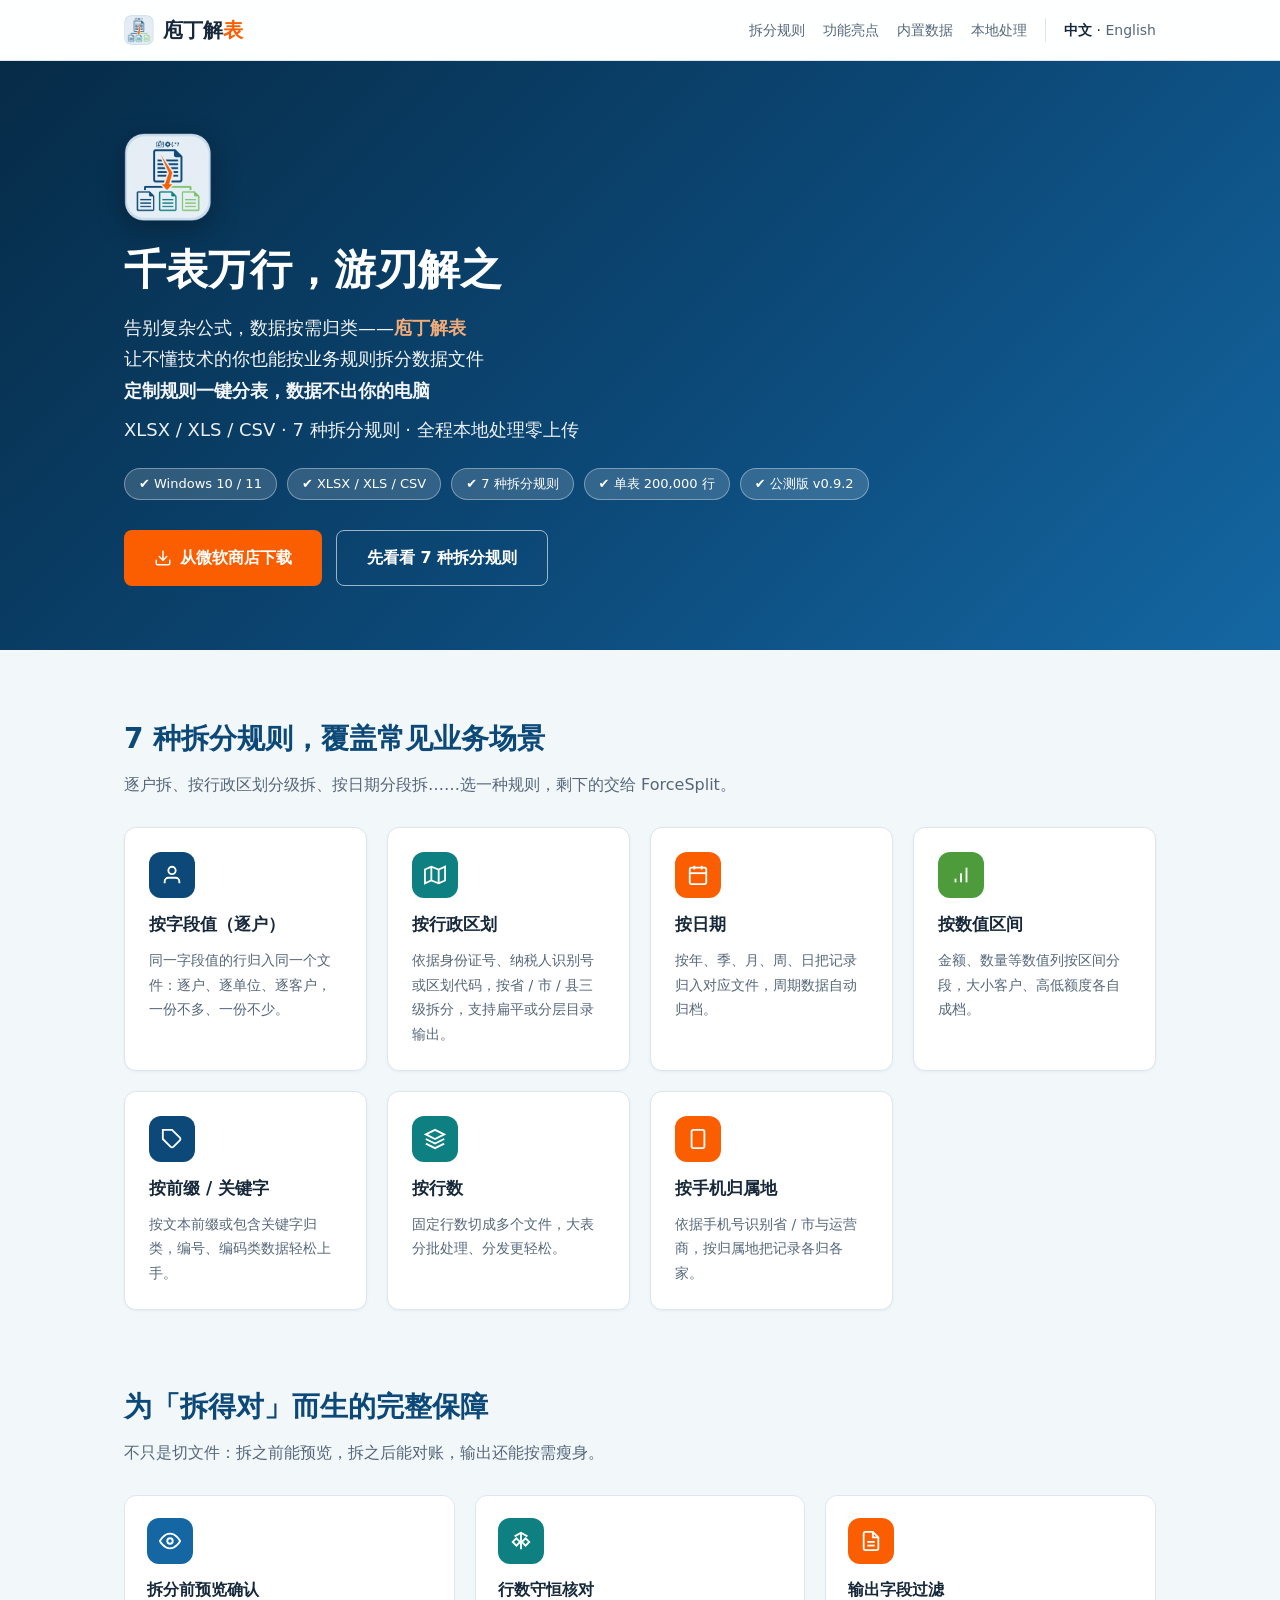
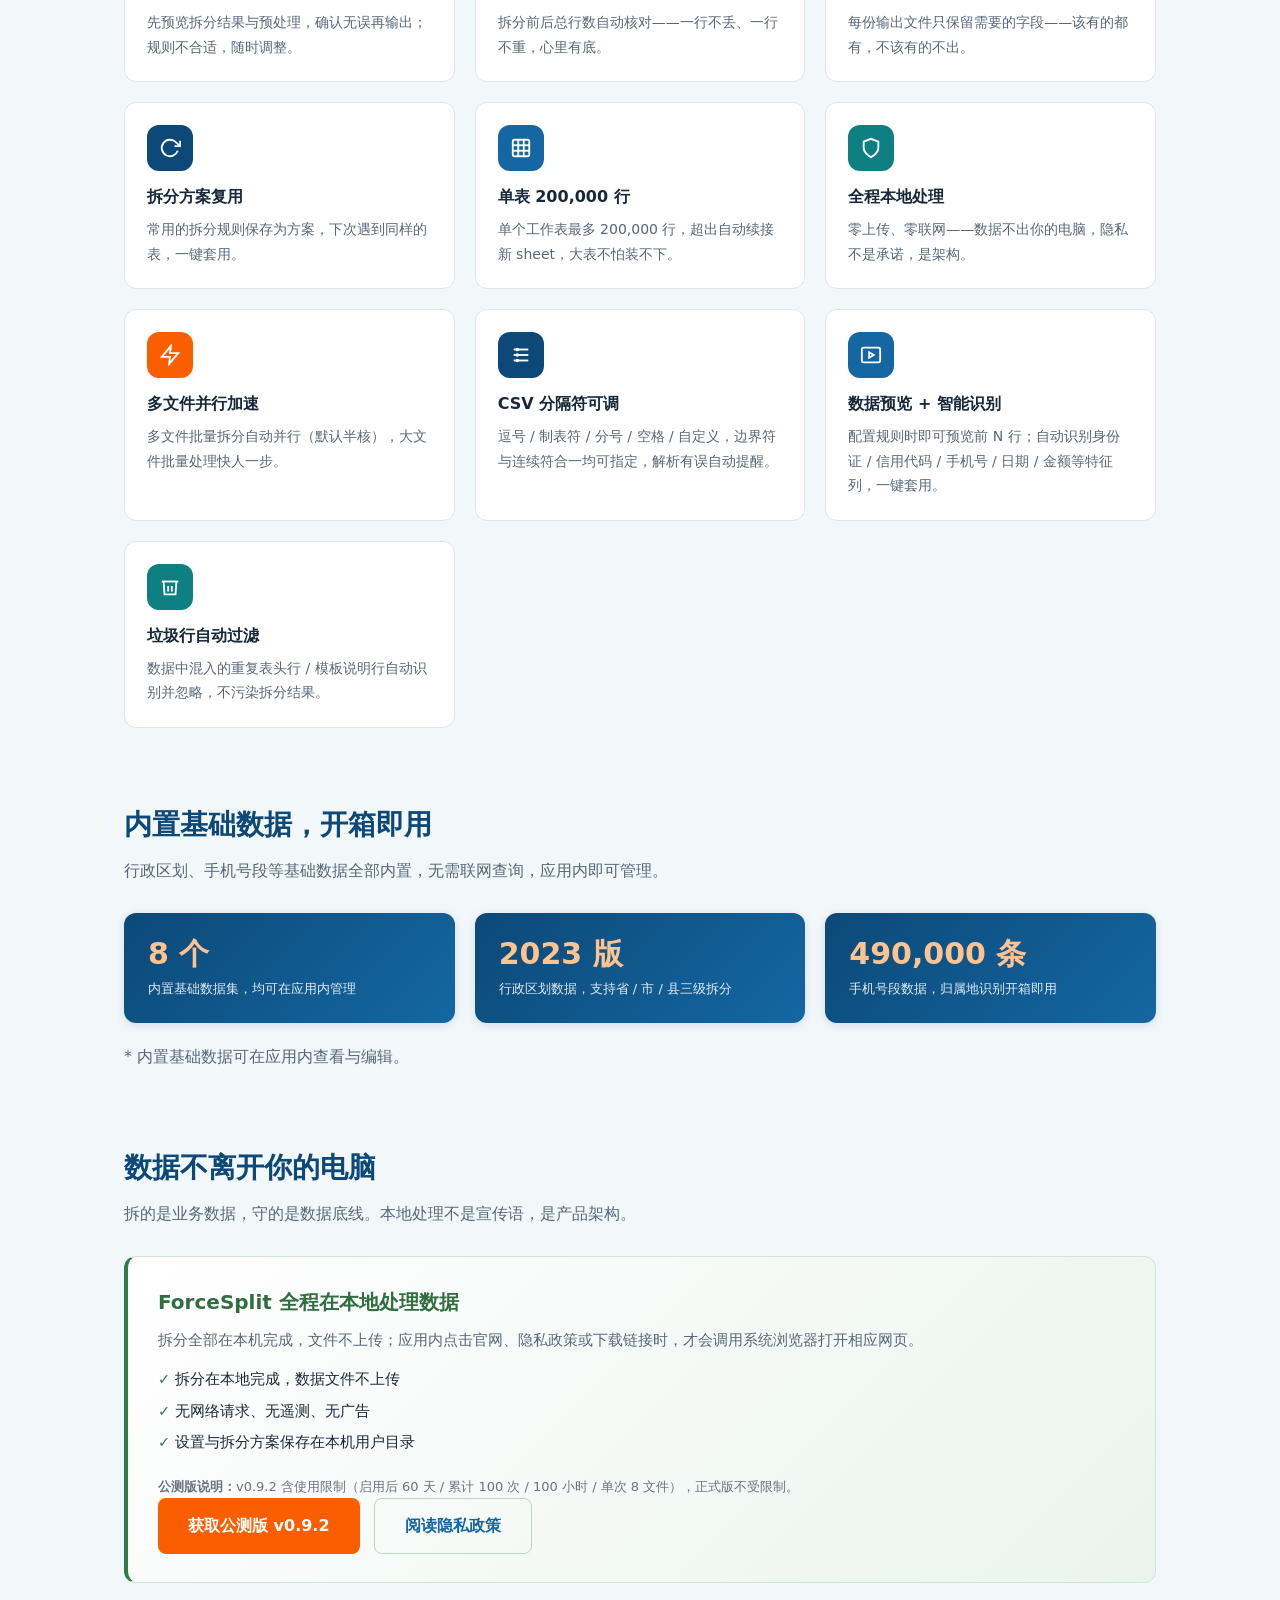
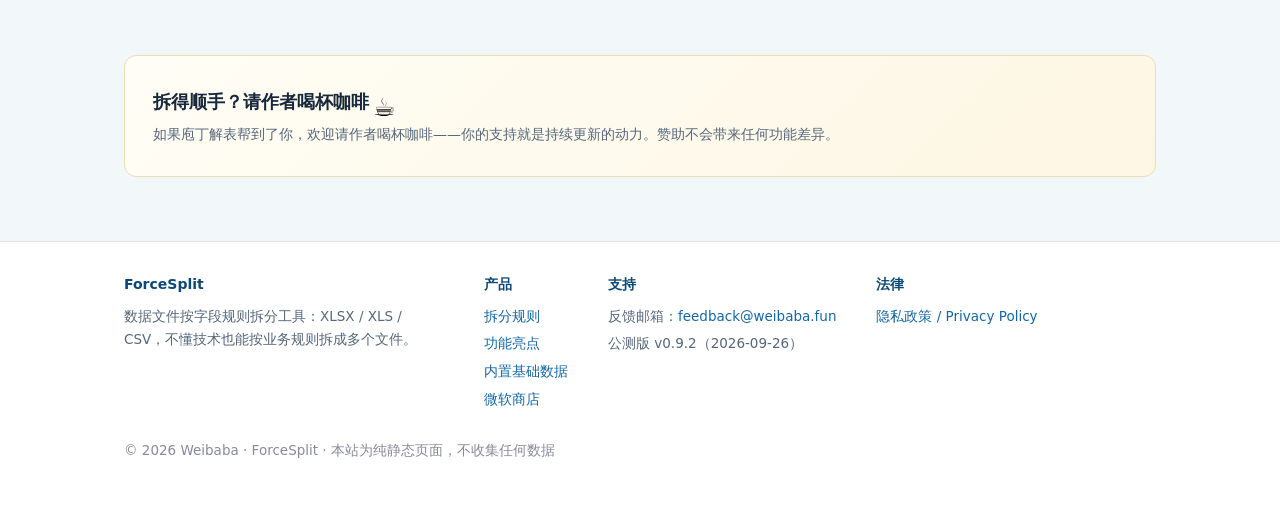
<file: index.html>
<!DOCTYPE html>
<html lang="zh-CN">
<head>
<meta charset="UTF-8">
<meta name="viewport" content="width=device-width, initial-scale=1.0">
<link rel="icon" href="/favicon.ico" sizes="48x48">
<link rel="icon" type="image/png" sizes="128x128" href="/favicon.png">
<link rel="apple-touch-icon" href="/apple-touch-icon.png">
<meta name="description" content="庖丁解表——千表万行，游刃解之。告别复杂公式，数据按需归类 XLSX / XLS / CSV 数据按业务规则拆分成多个文件（Windows）。7 种拆分规则：字段值、行政区划、日期、数值区间、前缀/关键字、行数、手机归属地；拆分前预览确认、行数守恒核对，全程本地处理零上传。">
<meta property="og:title" content="庖丁解表——千表万行，游刃解之。告别复杂公式，数据按需归类，定制规则一键分表，数据不出你的电脑。">
<meta property="og:description" content="XLSX / XLS / CSV 按业务规则拆分成多个文件 · 7 种拆分规则 · 拆分前预览确认 · 行数守恒核对 · 全程本地处理零上传。">
<meta property="og:type" content="website">
<meta property="og:url" content="https://forcesplit.weibaba.fun/">
<title>庖丁解表 — 千表万行，游刃解之 | 数据按需归类，定制规则一键分表</title>
<link rel="canonical" href="https://forcesplit.weibaba.fun/">
<link rel="alternate" hreflang="zh-CN" href="https://forcesplit.weibaba.fun/">
<link rel="alternate" hreflang="en" href="https://forcesplit.weibaba.fun/en/">
<link rel="alternate" hreflang="x-default" href="https://forcesplit.weibaba.fun/">
<meta property="og:image" content="https://forcesplit.weibaba.fun/assets/img/logo.png">
<link rel="stylesheet" href="assets/style.css">
<script type="application/ld+json">
{"@context":"https://schema.org","@type":"SoftwareApplication",
 "name":"庖丁解表 ForceSplit","operatingSystem":"Windows 10, Windows 11",
 "applicationCategory":"UtilitiesApplication",
 "url":"https://forcesplit.weibaba.fun/","softwareVersion":"0.9.2",
 "inLanguage":["zh-CN","en"],
 "description":"Split XLSX / XLS / CSV data files into multiple files by field-based business rules, fully processed locally on Windows."}
</script>
</head>
<body>

<nav>
  <div class="container nav-inner">
    <a class="brand" href="/"><img src="/assets/img/logo.png" alt="ForceSplit"><span class="brand-name">庖丁解<span class="dot">表</span></span></a>
    <div class="nav-links">
      <a class="hide-sm" href="#rules">拆分规则</a>
      <a class="hide-sm" href="#features">功能亮点</a>
      <a class="hide-sm" href="#data">内置数据</a>
      <a class="hide-sm" href="#local">本地处理</a>
      <span class="lang-switch"><b>中文</b> · <a href="/en/" hreflang="en" lang="en">English</a></span>
    </div>
  </div>
</nav>

<header class="hero">
  <div class="container">
    <img class="hero-logo" src="/assets/img/logo.png" alt="ForceSplit">
    <h1>千表万行，游刃解之</h1>
    <p class="pitch">告别复杂公式，数据按需归类——<b class="key">庖丁解表</b><br>让不懂技术的你也能按业务规则拆分数据文件<br><b>定制规则一键分表，数据不出你的电脑</b></p>
    <p class="sub">XLSX / XLS / CSV · 7 种拆分规则 · 全程本地处理零上传</p>
    <div class="platform-pills">
      <span class="pill">✔ Windows 10 / 11</span>
      <span class="pill">✔ XLSX / XLS / CSV</span>
      <span class="pill">✔ 7 种拆分规则</span>
      <span class="pill">✔ 单表 200,000 行</span>
      <span class="pill">✔ 公测版 v0.9.2</span>
    </div>
    <div class="btn-row">
      <a class="btn btn-primary" href="https://apps.microsoft.com/detail/9MXMRG84K642">
        <svg width="18" height="18" viewBox="0 0 24 24" fill="none" stroke="currentColor" stroke-width="2" stroke-linecap="round" stroke-linejoin="round"><path d="M21 15v4a2 2 0 0 1-2 2H5a2 2 0 0 1-2-2v-4"/><polyline points="7 10 12 15 17 10"/><line x1="12" y1="15" x2="12" y2="3"/></svg>
        从微软商店下载
      </a>
      <a class="btn btn-ghost" href="#rules">先看看 7 种拆分规则</a>
    </div>
  </div>
</header>

<main class="container">

  <!-- ============ 拆分规则 ============ -->
  <section class="block" id="rules">
    <h2 class="title">7 种拆分规则，覆盖常见业务场景</h2>
    <p class="lead">逐户拆、按行政区划分级拆、按日期分段拆……选一种规则，剩下的交给 ForceSplit。</p>
    <div class="rule-grid">
      <div class="rule">
        <div class="ico c1"><svg width="22" height="22" viewBox="0 0 24 24" fill="none" stroke="currentColor" stroke-width="2"><path d="M20 21v-2a4 4 0 0 0-4-4H8a4 4 0 0 0-4 4v2"/><circle cx="12" cy="7" r="4"/></svg></div>
        <h3>按字段值（逐户）</h3>
        <p>同一字段值的行归入同一个文件：逐户、逐单位、逐客户，一份不多、一份不少。</p>
      </div>
      <div class="rule">
        <div class="ico c2"><svg width="22" height="22" viewBox="0 0 24 24" fill="none" stroke="currentColor" stroke-width="2"><polygon points="1 6 8 3 16 6 23 3 23 18 16 21 8 18 1 21"/><line x1="8" y1="3" x2="8" y2="18"/><line x1="16" y1="6" x2="16" y2="21"/></svg></div>
        <h3>按行政区划</h3>
        <p>依据身份证号、纳税人识别号或区划代码，按省 / 市 / 县三级拆分，支持扁平或分层目录输出。</p>
      </div>
      <div class="rule">
        <div class="ico c3"><svg width="22" height="22" viewBox="0 0 24 24" fill="none" stroke="currentColor" stroke-width="2"><rect x="3" y="4" width="18" height="18" rx="2"/><line x1="16" y1="2" x2="16" y2="6"/><line x1="8" y1="2" x2="8" y2="6"/><line x1="3" y1="10" x2="21" y2="10"/></svg></div>
        <h3>按日期</h3>
        <p>按年、季、月、周、日把记录归入对应文件，周期数据自动归档。</p>
      </div>
      <div class="rule">
        <div class="ico c4"><svg width="22" height="22" viewBox="0 0 24 24" fill="none" stroke="currentColor" stroke-width="2"><line x1="12" y1="20" x2="12" y2="10"/><line x1="18" y1="20" x2="18" y2="4"/><line x1="6" y1="20" x2="6" y2="16"/></svg></div>
        <h3>按数值区间</h3>
        <p>金额、数量等数值列按区间分段，大小客户、高低额度各自成档。</p>
      </div>
      <div class="rule">
        <div class="ico c1"><svg width="22" height="22" viewBox="0 0 24 24" fill="none" stroke="currentColor" stroke-width="2"><path d="M20.59 13.41l-7.17 7.17a2 2 0 0 1-2.83 0L2 12V2h10l8.59 8.59a2 2 0 0 1 0 2.83z"/><line x1="7" y1="7" x2="7.01" y2="7"/></svg></div>
        <h3>按前缀 / 关键字</h3>
        <p>按文本前缀或包含关键字归类，编号、编码类数据轻松上手。</p>
      </div>
      <div class="rule">
        <div class="ico c2"><svg width="22" height="22" viewBox="0 0 24 24" fill="none" stroke="currentColor" stroke-width="2"><polygon points="12 2 2 7 12 12 22 7 12 2"/><polyline points="2 17 12 22 22 17"/><polyline points="2 12 12 17 22 12"/></svg></div>
        <h3>按行数</h3>
        <p>固定行数切成多个文件，大表分批处理、分发更轻松。</p>
      </div>
      <div class="rule">
        <div class="ico c3"><svg width="22" height="22" viewBox="0 0 24 24" fill="none" stroke="currentColor" stroke-width="2"><rect x="5" y="2" width="14" height="20" rx="2"/><line x1="12" y1="18" x2="12.01" y2="18"/></svg></div>
        <h3>按手机归属地</h3>
        <p>依据手机号识别省 / 市与运营商，按归属地把记录各归各家。</p>
      </div>
    </div>
  </section>

  <!-- ============ 功能亮点 ============ -->
  <section class="block" id="features">
    <h2 class="title">为「拆得对」而生的完整保障</h2>
    <p class="lead">不只是切文件：拆之前能预览，拆之后能对账，输出还能按需瘦身。</p>
    <div class="feat-grid">
      <div class="feat">
        <div class="ico c1"><svg width="22" height="22" viewBox="0 0 24 24" fill="none" stroke="currentColor" stroke-width="2"><path d="M1 12s4-8 11-8 11 8 11 8-4 8-11 8-11-8-11-8z"/><circle cx="12" cy="12" r="3"/></svg></div>
        <h3>拆分前预览确认</h3>
        <p>先预览拆分结果与预处理，确认无误再输出；规则不合适，随时调整。</p>
      </div>
      <div class="feat">
        <div class="ico c2"><svg width="22" height="22" viewBox="0 0 24 24" fill="none" stroke="currentColor" stroke-width="2"><path d="M12 3v18"/><path d="M5 7l7-4 7 4"/><path d="M3 13l4-4 4 4-4 4-4-4z"/><path d="M13 13l4-4 4 4-4 4-4-4z"/></svg></div>
        <h3>行数守恒核对</h3>
        <p>拆分前后总行数自动核对——一行不丢、一行不重，心里有底。</p>
      </div>
      <div class="feat">
        <div class="ico c3"><svg width="22" height="22" viewBox="0 0 24 24" fill="none" stroke="currentColor" stroke-width="2"><path d="M14 2H6a2 2 0 0 0-2 2v16a2 2 0 0 0 2 2h12a2 2 0 0 0 2-2V8z"/><polyline points="14 2 14 8 20 8"/><line x1="16" y1="13" x2="8" y2="13"/><line x1="16" y1="17" x2="8" y2="17"/></svg></div>
        <h3>输出字段过滤</h3>
        <p>每份输出文件只保留需要的字段——该有的都有，不该有的不出。</p>
      </div>
      <div class="feat">
        <div class="ico c4"><svg width="22" height="22" viewBox="0 0 24 24" fill="none" stroke="currentColor" stroke-width="2"><polyline points="23 4 23 10 17 10"/><path d="M20.49 15a9 9 0 1 1-2.12-9.36L23 10"/></svg></div>
        <h3>拆分方案复用</h3>
        <p>常用的拆分规则保存为方案，下次遇到同样的表，一键套用。</p>
      </div>
      <div class="feat">
        <div class="ico c1"><svg width="22" height="22" viewBox="0 0 24 24" fill="none" stroke="currentColor" stroke-width="2"><rect x="3" y="3" width="18" height="18" rx="2"/><path d="M3 9h18"/><path d="M3 15h18"/><path d="M9 3v18"/><path d="M15 3v18"/></svg></div>
        <h3>单表 200,000 行</h3>
        <p>单个工作表最多 200,000 行，超出自动续接新 sheet，大表不怕装不下。</p>
      </div>
      <div class="feat">
        <div class="ico c2"><svg width="22" height="22" viewBox="0 0 24 24" fill="none" stroke="currentColor" stroke-width="2"><path d="M12 22s8-4 8-10V5l-8-3-8 3v7c0 6 8 10 8 10z"/></svg></div>
        <h3>全程本地处理</h3>
        <p>零上传、零联网——数据不出你的电脑，隐私不是承诺，是架构。</p>
      </div>
      <div class="feat">
        <div class="ico c3"><svg width="22" height="22" viewBox="0 0 24 24" fill="none" stroke="currentColor" stroke-width="2"><path d="M13 2L3 14h9l-1 8 10-12h-9l1-8z"/></svg></div>
        <h3>多文件并行加速</h3>
        <p>多文件批量拆分自动并行（默认半核），大文件批量处理快人一步。</p>
      </div>
      <div class="feat">
        <div class="ico c4"><svg width="22" height="22" viewBox="0 0 24 24" fill="none" stroke="currentColor" stroke-width="2"><path d="M4 6h16"/><path d="M4 12h16"/><path d="M4 18h16"/><circle cx="8" cy="6" r="1"/><circle cx="8" cy="12" r="1"/><circle cx="8" cy="18" r="1"/></svg></div>
        <h3>CSV 分隔符可调</h3>
        <p>逗号 / 制表符 / 分号 / 空格 / 自定义，边界符与连续符合一均可指定，解析有误自动提醒。</p>
      </div>
      <div class="feat">
        <div class="ico c1"><svg width="22" height="22" viewBox="0 0 24 24" fill="none" stroke="currentColor" stroke-width="2"><rect x="2" y="4" width="20" height="16" rx="2"/><path d="M10 9l5 3-5 3z"/></svg></div>
        <h3>数据预览 + 智能识别</h3>
        <p>配置规则时即可预览前 N 行；自动识别身份证 / 信用代码 / 手机号 / 日期 / 金额等特征列，一键套用。</p>
      </div>
      <div class="feat">
        <div class="ico c2"><svg width="22" height="22" viewBox="0 0 24 24" fill="none" stroke="currentColor" stroke-width="2"><polyline points="3 6 9 6 21 6"/><path d="M19 6l-1 14H6L5 6"/><path d="M10 11v6"/><path d="M14 11v6"/></svg></div>
        <h3>垃圾行自动过滤</h3>
        <p>数据中混入的重复表头行 / 模板说明行自动识别并忽略，不污染拆分结果。</p>
      </div>
    </div>
  </section>

  <!-- ============ 内置基础数据 ============ -->
  <section class="block" id="data">
    <h2 class="title">内置基础数据，开箱即用</h2>
    <p class="lead">行政区划、手机号段等基础数据全部内置，无需联网查询，应用内即可管理。</p>
    <div class="stat-cards">
      <div class="stat"><b>8 个</b><span>内置基础数据集，均可在应用内管理</span></div>
      <div class="stat"><b>2023 版</b><span>行政区划数据，支持省 / 市 / 县三级拆分</span></div>
      <div class="stat"><b>490,000 条</b><span>手机号段数据，归属地识别开箱即用</span></div>
    </div>
    <p class="lead" style="margin-bottom:0">* 内置基础数据可在应用内查看与编辑。</p>
  </section>

  <!-- ============ 本地处理 ============ -->
  <section class="block" id="local">
    <h2 class="title">数据不离开你的电脑</h2>
    <p class="lead">拆的是业务数据，守的是数据底线。本地处理不是宣传语，是产品架构。</p>
    <div class="local-box">
      <h3>ForceSplit 全程在本地处理数据</h3>
      <p>拆分全部在本机完成，文件不上传；应用内点击官网、隐私政策或下载链接时，才会调用系统浏览器打开相应网页。</p>
      <ul>
        <li>拆分在本地完成，数据文件不上传</li>
        <li>无网络请求、无遥测、无广告</li>
        <li>设置与拆分方案保存在本机用户目录</li>
      </ul>
      <p style="margin-top:14px;font-size:13px;color:#6b7280"><b>公测版说明：</b>v0.9.2 含使用限制（启用后 60 天 / 累计 100 次 / 100 小时 / 单次 8 文件），正式版不受限制。</p>
      <div class="btn-row">
        <a class="btn btn-primary" href="https://apps.microsoft.com/detail/9MXMRG84K642">获取公测版 v0.9.2</a>
        <a class="btn btn-ghost" style="border-color:#bcd6c2;color:var(--accent)" href="/privacy/">阅读隐私政策</a>
      </div>
    </div>
  </section>

  <!-- ============ 赞助（点击咖啡图标弹出收款码） ============ -->
  <div class="sponsor">
    <div class="sponsor-text">
      <h3>拆得顺手？请作者喝杯咖啡<button class="coffee-btn" type="button" aria-label="微信收款码" title="点我，请作者喝杯咖啡" onclick="var m=document.getElementById('qr-modal');m.style.display=(m.style.display==='flex')?'none':'flex';">☕</button></h3>
      <p>如果庖丁解表帮到了你，欢迎请作者喝杯咖啡——你的支持就是持续更新的动力。赞助不会带来任何功能差异。</p>
    </div>
  </div>

  <!-- 收款码弹层（fixed 定位，置于容器内不影响全屏遮罩） -->
  <div id="qr-modal" class="qr-modal" onclick="this.style.display='none'">
    <div class="qr-card" onclick="event.stopPropagation()">
      <img src="assets/img/donate_qr.jpg" alt="微信收款码">
      <span>微信扫一扫 · 请作者喝杯咖啡</span>
      <button type="button" onclick="document.getElementById('qr-modal').style.display='none'">✕</button>
    </div>
  </div>

</main>

<footer>
  <div class="container">
    <div class="cols">
      <div style="max-width:320px">
        <h4>ForceSplit</h4>
        <p>数据文件按字段规则拆分工具：XLSX / XLS / CSV，不懂技术也能按业务规则拆成多个文件。</p>
      </div>
      <div>
        <h4>产品</h4>
        <ul>
          <li><a href="#rules">拆分规则</a></li>
          <li><a href="#features">功能亮点</a></li>
          <li><a href="#data">内置基础数据</a></li>
          <li><a href="https://apps.microsoft.com/detail/9MXMRG84K642">微软商店</a></li>
        </ul>
      </div>
      <div>
        <h4>支持</h4>
        <ul>
          <li>反馈邮箱：<a href="mailto:feedback@weibaba.fun">feedback@weibaba.fun</a></li>
          <li>公测版 v0.9.2（2026-09-26）</li>
        </ul>
      </div>
      <div>
        <h4>法律</h4>
        <ul>
          <li><a href="/privacy/">隐私政策 / Privacy Policy</a></li>
        </ul>
      </div>
    </div>
    <p class="legal">© 2026 Weibaba · ForceSplit · 本站为纯静态页面，不收集任何数据</p>
  </div>
</footer>

</body>
</html>
</file>
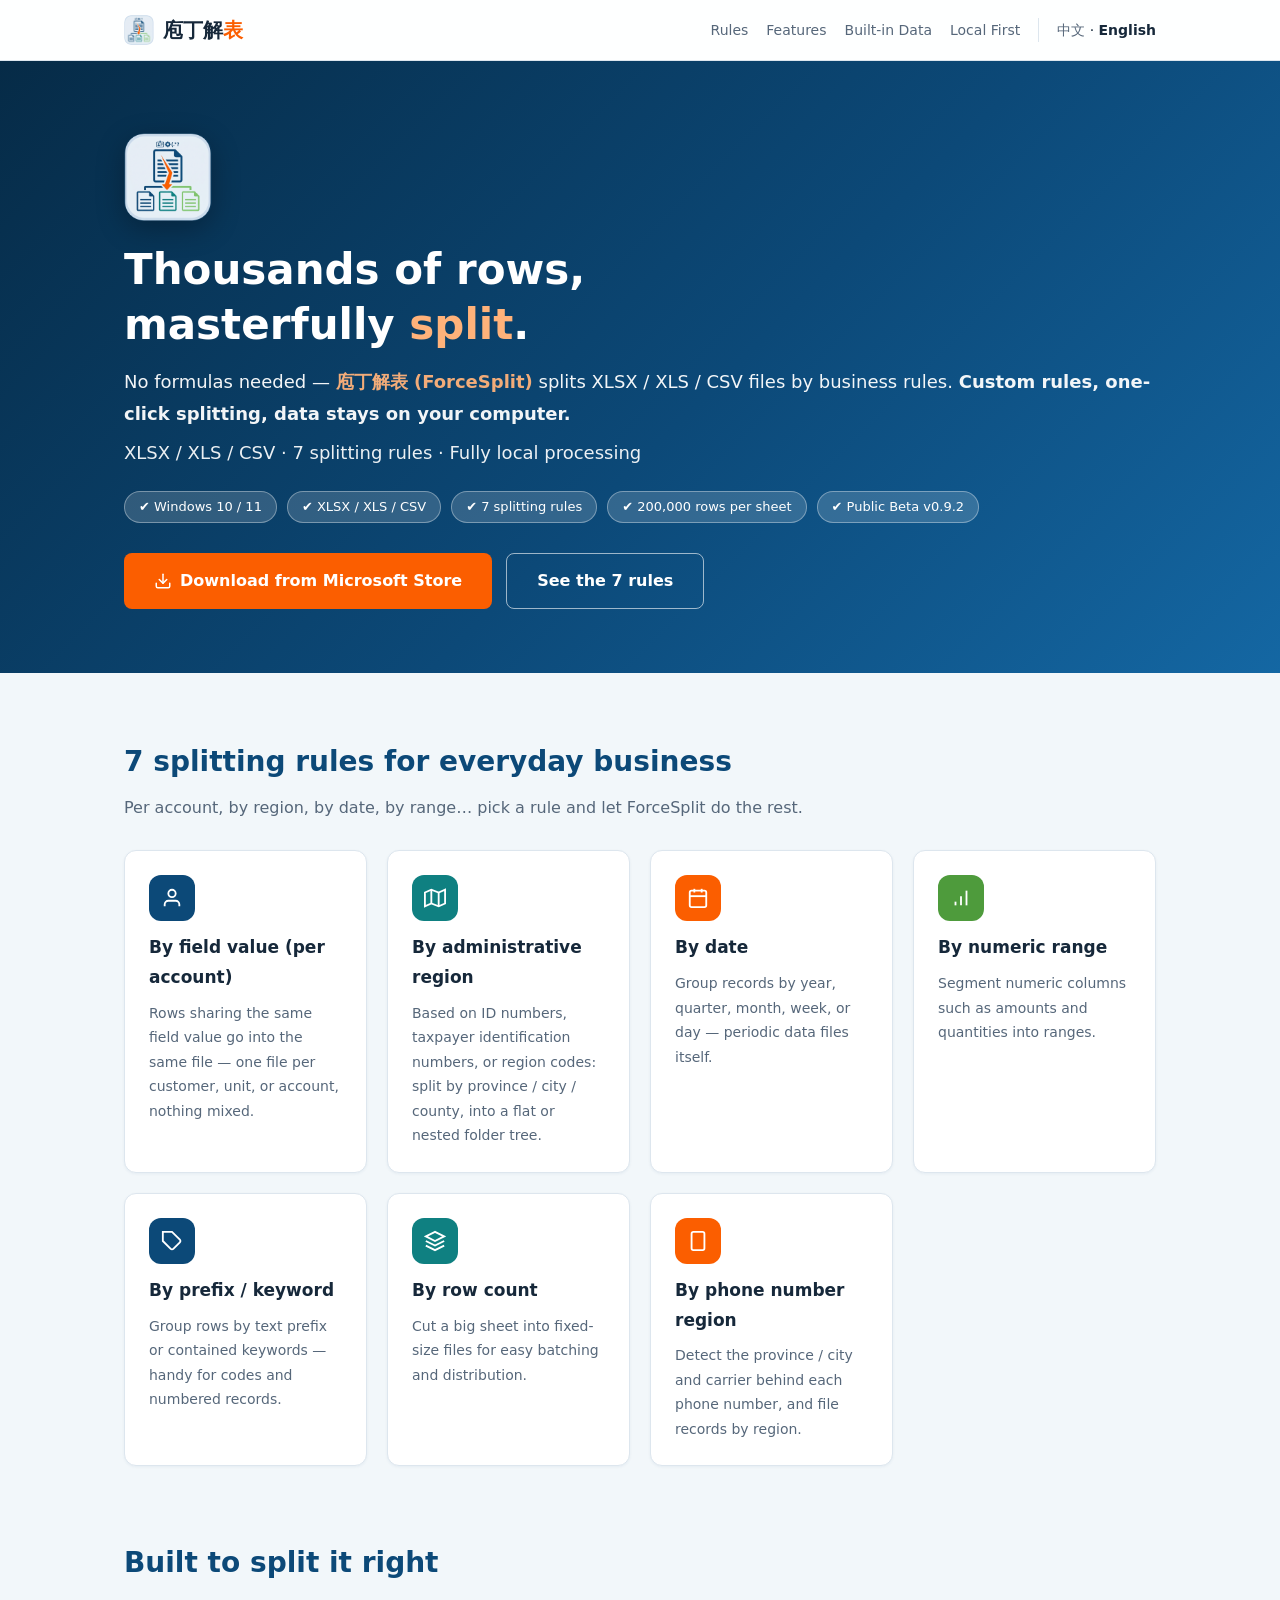
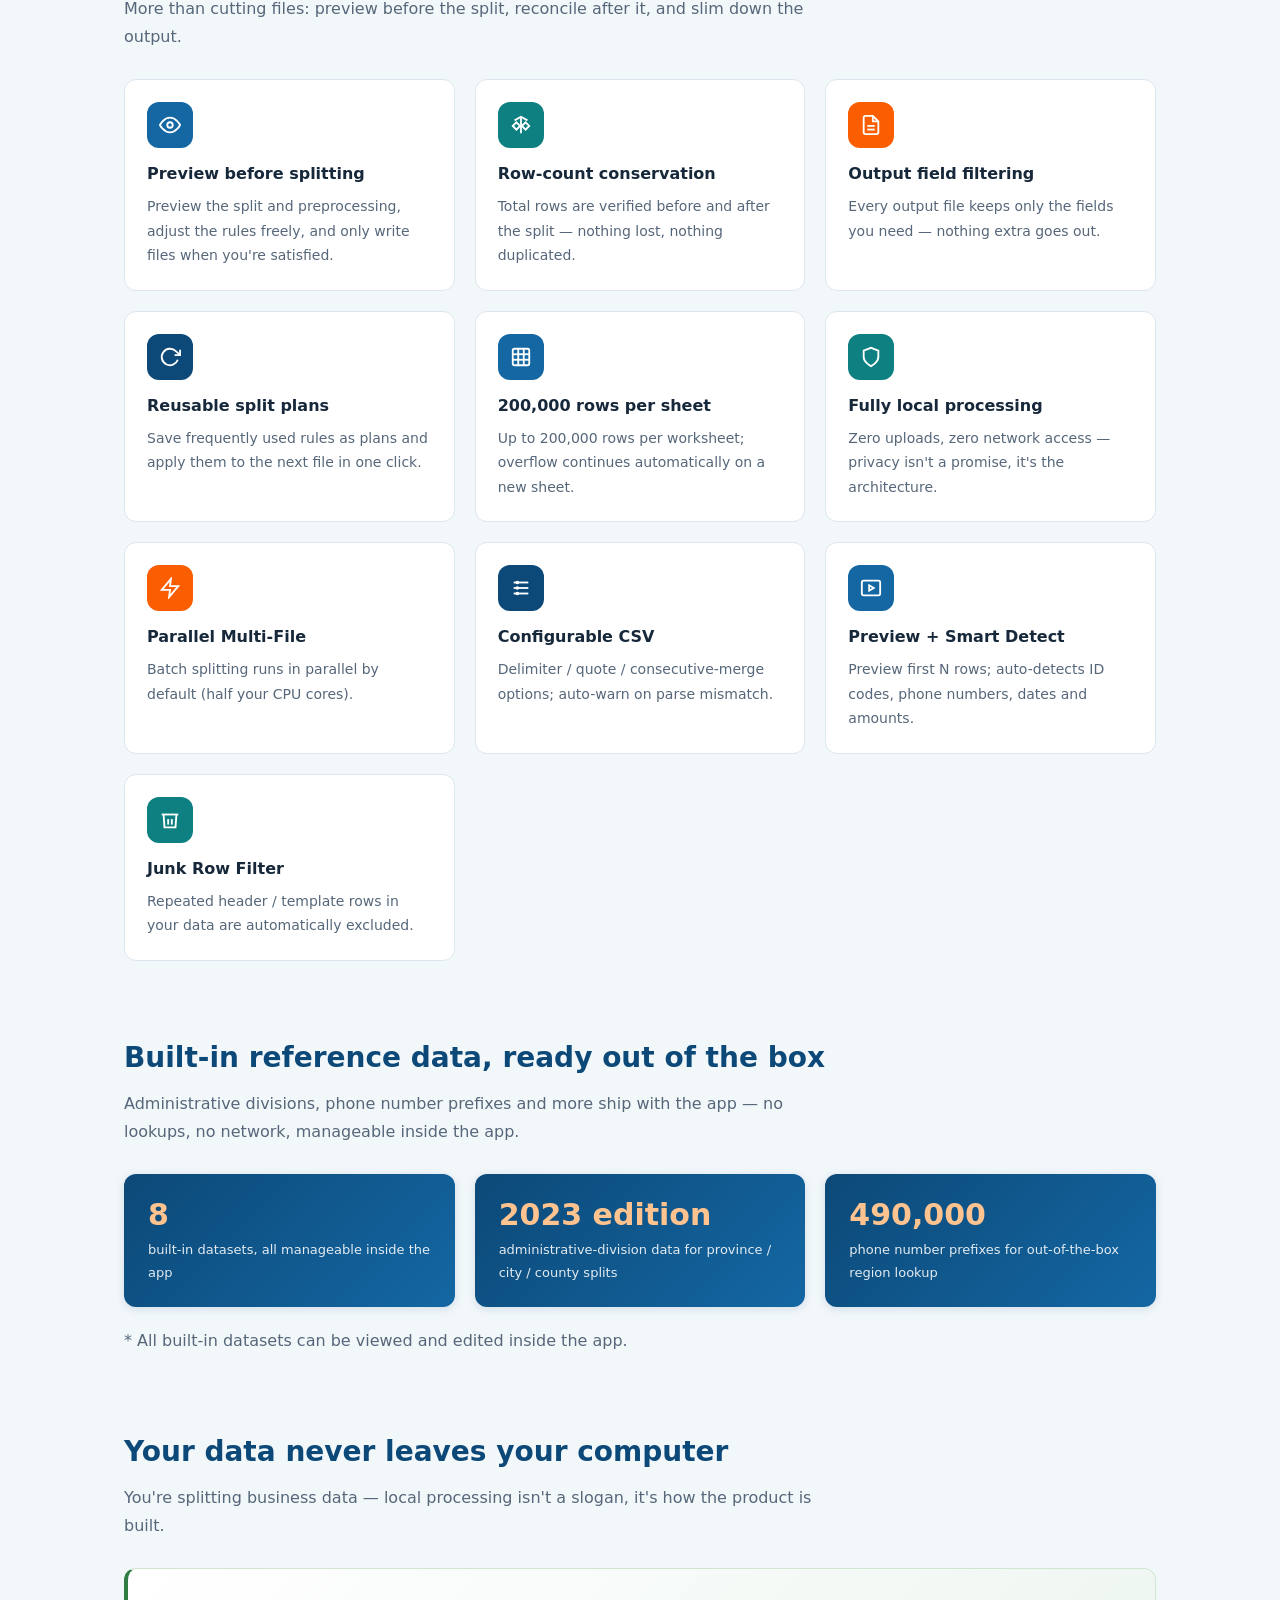
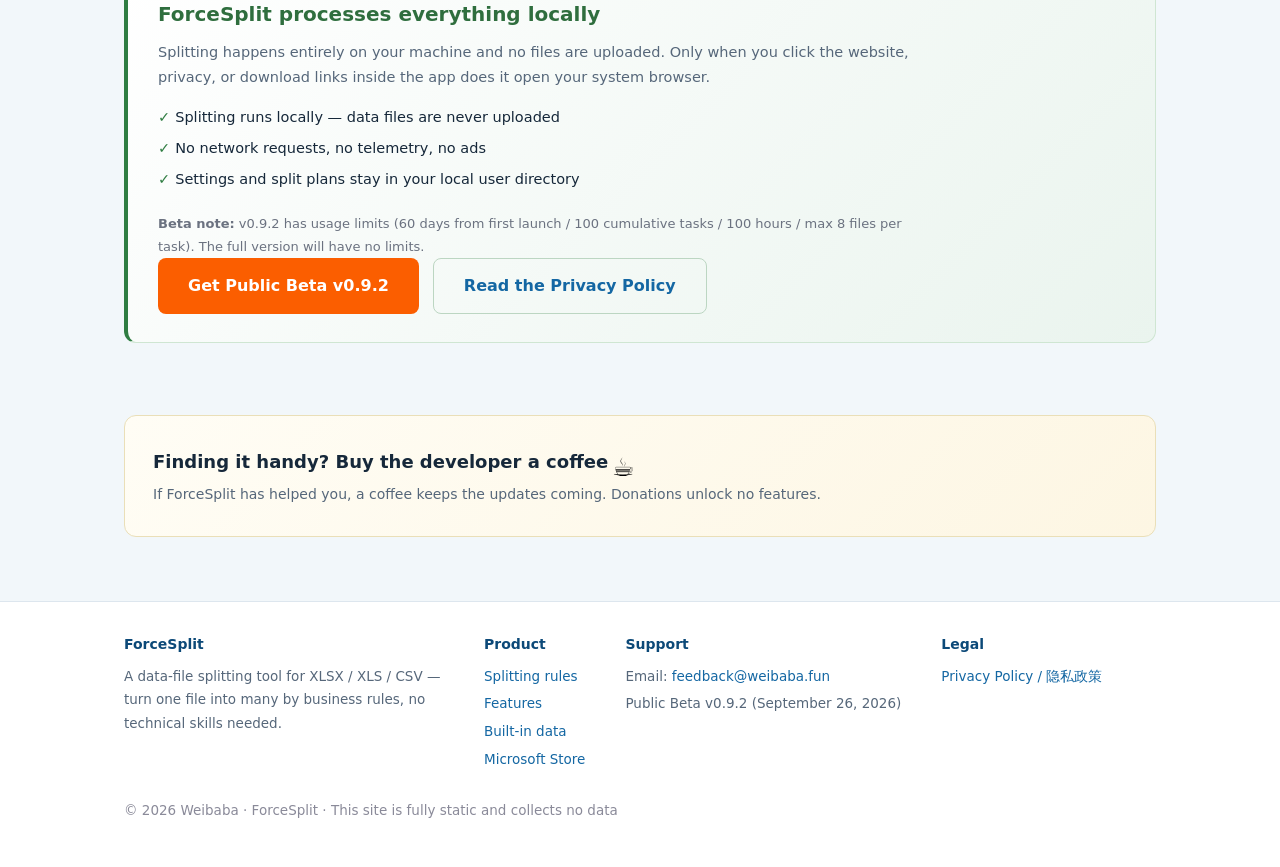
<file: en/index.html>
<!DOCTYPE html>
<html lang="en">
<head>
<meta charset="UTF-8">
<meta name="viewport" content="width=device-width, initial-scale=1.0">
<link rel="icon" href="/favicon.ico" sizes="48x48">
<link rel="icon" type="image/png" sizes="128x128" href="/favicon.png">
<link rel="apple-touch-icon" href="/apple-touch-icon.png">
<meta name="description" content="ForceSplit — split XLSX / XLS / CSV data files into multiple files by business rules, no technical skills needed (Windows). 7 splitting rules: field value, administrative region, date, numeric range, prefix/keyword, row count, phone region; preview before splitting, row-count verification, fully local processing with zero uploads.">
<meta property="og:title" content="ForceSplit — Split Data Files by Field Rules">
<meta property="og:description" content="Thousands of rows, masterfully split. No formulas needed — data stays on your computer.">
<meta property="og:type" content="website">
<meta property="og:url" content="https://forcesplit.weibaba.fun/en/">
<title>庖丁解表 ForceSplit — Split Data Files by Field Rules | XLSX / XLS / CSV · 7 Rules</title>
<link rel="canonical" href="https://forcesplit.weibaba.fun/en/">
<link rel="alternate" hreflang="zh-CN" href="https://forcesplit.weibaba.fun/">
<link rel="alternate" hreflang="en" href="https://forcesplit.weibaba.fun/en/">
<link rel="alternate" hreflang="x-default" href="https://forcesplit.weibaba.fun/">
<meta property="og:image" content="https://forcesplit.weibaba.fun/assets/img/logo.png">
<link rel="stylesheet" href="/assets/style.css">
<script type="application/ld+json">
{"@context":"https://schema.org","@type":"SoftwareApplication",
 "name":"庖丁解表 ForceSplit","operatingSystem":"Windows 10, Windows 11",
 "applicationCategory":"UtilitiesApplication",
 "url":"https://forcesplit.weibaba.fun/","softwareVersion":"0.9.2",
 "inLanguage":["zh-CN","en"],
 "description":"Split XLSX / XLS / CSV data files into multiple files by field-based business rules, fully processed locally on Windows."}
</script>
</head>
<body>

<nav>
  <div class="container nav-inner">
    <a class="brand" href="/en/"><img src="/assets/img/logo.png" alt="ForceSplit"><span class="brand-name">庖丁解<span class="dot">表</span></span></a>
    <div class="nav-links">
      <a class="hide-sm" href="#rules">Rules</a>
      <a class="hide-sm" href="#features">Features</a>
      <a class="hide-sm" href="#data">Built-in Data</a>
      <a class="hide-sm" href="#local">Local First</a>
      <span class="lang-switch"><a href="/" hreflang="zh-CN" lang="zh-CN">中文</a> · <b>English</b></span>
    </div>
  </div>
</nav>

<header class="hero">
  <div class="container">
    <img class="hero-logo" src="/assets/img/logo.png" alt="ForceSplit">
    <h1>Thousands of rows,<br>masterfully <span class="key">split</span>.</h1>
    <p class="pitch">No formulas needed — <b class="key">庖丁解表 (ForceSplit)</b> splits XLSX / XLS / CSV files by business rules. <b>Custom rules, one-click splitting, data stays on your computer.</b></p>
    <p class="sub">XLSX / XLS / CSV · 7 splitting rules · Fully local processing</p>
    <div class="platform-pills">
      <span class="pill">✔ Windows 10 / 11</span>
      <span class="pill">✔ XLSX / XLS / CSV</span>
      <span class="pill">✔ 7 splitting rules</span>
      <span class="pill">✔ 200,000 rows per sheet</span>
      <span class="pill">✔ Public Beta v0.9.2</span>
    </div>
    <div class="btn-row">
      <a class="btn btn-primary" href="https://apps.microsoft.com/detail/9MXMRG84K642">
        <svg width="18" height="18" viewBox="0 0 24 24" fill="none" stroke="currentColor" stroke-width="2" stroke-linecap="round" stroke-linejoin="round"><path d="M21 15v4a2 2 0 0 1-2 2H5a2 2 0 0 1-2-2v-4"/><polyline points="7 10 12 15 17 10"/><line x1="12" y1="15" x2="12" y2="3"/></svg>
        Download from Microsoft Store
      </a>
      <a class="btn btn-ghost" href="#rules">See the 7 rules</a>
    </div>
  </div>
</header>

<main class="container">

  <!-- ============ Rules ============ -->
  <section class="block" id="rules">
    <h2 class="title">7 splitting rules for everyday business</h2>
    <p class="lead">Per account, by region, by date, by range… pick a rule and let ForceSplit do the rest.</p>
    <div class="rule-grid">
      <div class="rule">
        <div class="ico c1"><svg width="22" height="22" viewBox="0 0 24 24" fill="none" stroke="currentColor" stroke-width="2"><path d="M20 21v-2a4 4 0 0 0-4-4H8a4 4 0 0 0-4 4v2"/><circle cx="12" cy="7" r="4"/></svg></div>
        <h3>By field value (per account)</h3>
        <p>Rows sharing the same field value go into the same file — one file per customer, unit, or account, nothing mixed.</p>
      </div>
      <div class="rule">
        <div class="ico c2"><svg width="22" height="22" viewBox="0 0 24 24" fill="none" stroke="currentColor" stroke-width="2"><polygon points="1 6 8 3 16 6 23 3 23 18 16 21 8 18 1 21"/><line x1="8" y1="3" x2="8" y2="18"/><line x1="16" y1="6" x2="16" y2="21"/></svg></div>
        <h3>By administrative region</h3>
        <p>Based on ID numbers, taxpayer identification numbers, or region codes: split by province / city / county, into a flat or nested folder tree.</p>
      </div>
      <div class="rule">
        <div class="ico c3"><svg width="22" height="22" viewBox="0 0 24 24" fill="none" stroke="currentColor" stroke-width="2"><rect x="3" y="4" width="18" height="18" rx="2"/><line x1="16" y1="2" x2="16" y2="6"/><line x1="8" y1="2" x2="8" y2="6"/><line x1="3" y1="10" x2="21" y2="10"/></svg></div>
        <h3>By date</h3>
        <p>Group records by year, quarter, month, week, or day — periodic data files itself.</p>
      </div>
      <div class="rule">
        <div class="ico c4"><svg width="22" height="22" viewBox="0 0 24 24" fill="none" stroke="currentColor" stroke-width="2"><line x1="12" y1="20" x2="12" y2="10"/><line x1="18" y1="20" x2="18" y2="4"/><line x1="6" y1="20" x2="6" y2="16"/></svg></div>
        <h3>By numeric range</h3>
        <p>Segment numeric columns such as amounts and quantities into ranges.</p>
      </div>
      <div class="rule">
        <div class="ico c1"><svg width="22" height="22" viewBox="0 0 24 24" fill="none" stroke="currentColor" stroke-width="2"><path d="M20.59 13.41l-7.17 7.17a2 2 0 0 1-2.83 0L2 12V2h10l8.59 8.59a2 2 0 0 1 0 2.83z"/><line x1="7" y1="7" x2="7.01" y2="7"/></svg></div>
        <h3>By prefix / keyword</h3>
        <p>Group rows by text prefix or contained keywords — handy for codes and numbered records.</p>
      </div>
      <div class="rule">
        <div class="ico c2"><svg width="22" height="22" viewBox="0 0 24 24" fill="none" stroke="currentColor" stroke-width="2"><polygon points="12 2 2 7 12 12 22 7 12 2"/><polyline points="2 17 12 22 22 17"/><polyline points="2 12 12 17 22 12"/></svg></div>
        <h3>By row count</h3>
        <p>Cut a big sheet into fixed-size files for easy batching and distribution.</p>
      </div>
      <div class="rule">
        <div class="ico c3"><svg width="22" height="22" viewBox="0 0 24 24" fill="none" stroke="currentColor" stroke-width="2"><rect x="5" y="2" width="14" height="20" rx="2"/><line x1="12" y1="18" x2="12.01" y2="18"/></svg></div>
        <h3>By phone number region</h3>
        <p>Detect the province / city and carrier behind each phone number, and file records by region.</p>
      </div>
    </div>
  </section>

  <!-- ============ Features ============ -->
  <section class="block" id="features">
    <h2 class="title">Built to split it right</h2>
    <p class="lead">More than cutting files: preview before the split, reconcile after it, and slim down the output.</p>
    <div class="feat-grid">
      <div class="feat">
        <div class="ico c1"><svg width="22" height="22" viewBox="0 0 24 24" fill="none" stroke="currentColor" stroke-width="2"><path d="M1 12s4-8 11-8 11 8 11 8-4 8-11 8-11-8-11-8z"/><circle cx="12" cy="12" r="3"/></svg></div>
        <h3>Preview before splitting</h3>
        <p>Preview the split and preprocessing, adjust the rules freely, and only write files when you're satisfied.</p>
      </div>
      <div class="feat">
        <div class="ico c2"><svg width="22" height="22" viewBox="0 0 24 24" fill="none" stroke="currentColor" stroke-width="2"><path d="M12 3v18"/><path d="M5 7l7-4 7 4"/><path d="M3 13l4-4 4 4-4 4-4-4z"/><path d="M13 13l4-4 4 4-4 4-4-4z"/></svg></div>
        <h3>Row-count conservation</h3>
        <p>Total rows are verified before and after the split — nothing lost, nothing duplicated.</p>
      </div>
      <div class="feat">
        <div class="ico c3"><svg width="22" height="22" viewBox="0 0 24 24" fill="none" stroke="currentColor" stroke-width="2"><path d="M14 2H6a2 2 0 0 0-2 2v16a2 2 0 0 0 2 2h12a2 2 0 0 0 2-2V8z"/><polyline points="14 2 14 8 20 8"/><line x1="16" y1="13" x2="8" y2="13"/><line x1="16" y1="17" x2="8" y2="17"/></svg></div>
        <h3>Output field filtering</h3>
        <p>Every output file keeps only the fields you need — nothing extra goes out.</p>
      </div>
      <div class="feat">
        <div class="ico c4"><svg width="22" height="22" viewBox="0 0 24 24" fill="none" stroke="currentColor" stroke-width="2"><polyline points="23 4 23 10 17 10"/><path d="M20.49 15a9 9 0 1 1-2.12-9.36L23 10"/></svg></div>
        <h3>Reusable split plans</h3>
        <p>Save frequently used rules as plans and apply them to the next file in one click.</p>
      </div>
      <div class="feat">
        <div class="ico c1"><svg width="22" height="22" viewBox="0 0 24 24" fill="none" stroke="currentColor" stroke-width="2"><rect x="3" y="3" width="18" height="18" rx="2"/><path d="M3 9h18"/><path d="M3 15h18"/><path d="M9 3v18"/><path d="M15 3v18"/></svg></div>
        <h3>200,000 rows per sheet</h3>
        <p>Up to 200,000 rows per worksheet; overflow continues automatically on a new sheet.</p>
      </div>
      <div class="feat">
        <div class="ico c2"><svg width="22" height="22" viewBox="0 0 24 24" fill="none" stroke="currentColor" stroke-width="2"><path d="M12 22s8-4 8-10V5l-8-3-8 3v7c0 6 8 10 8 10z"/></svg></div>
        <h3>Fully local processing</h3>
        <p>Zero uploads, zero network access — privacy isn't a promise, it's the architecture.</p>
      </div>
          <div class="feat">
        <div class="ico c3"><svg width="22" height="22" viewBox="0 0 24 24" fill="none" stroke="currentColor" stroke-width="2"><path d="M13 2L3 14h9l-1 8 10-12h-9l1-8z"/></svg></div>
        <h3>Parallel Multi-File</h3>
        <p>Batch splitting runs in parallel by default (half your CPU cores).</p>
      </div>
      <div class="feat">
        <div class="ico c4"><svg width="22" height="22" viewBox="0 0 24 24" fill="none" stroke="currentColor" stroke-width="2"><path d="M4 6h16"/><path d="M4 12h16"/><path d="M4 18h16"/><circle cx="8" cy="6" r="1"/><circle cx="8" cy="12" r="1"/><circle cx="8" cy="18" r="1"/></svg></div>
        <h3>Configurable CSV</h3>
        <p>Delimiter / quote / consecutive-merge options; auto-warn on parse mismatch.</p>
      </div>
      <div class="feat">
        <div class="ico c1"><svg width="22" height="22" viewBox="0 0 24 24" fill="none" stroke="currentColor" stroke-width="2"><rect x="2" y="4" width="20" height="16" rx="2"/><path d="M10 9l5 3-5 3z"/></svg></div>
        <h3>Preview + Smart Detect</h3>
        <p>Preview first N rows; auto-detects ID codes, phone numbers, dates and amounts.</p>
      </div>
      <div class="feat">
        <div class="ico c2"><svg width="22" height="22" viewBox="0 0 24 24" fill="none" stroke="currentColor" stroke-width="2"><polyline points="3 6 9 6 21 6"/><path d="M19 6l-1 14H6L5 6"/><path d="M10 11v6"/><path d="M14 11v6"/></svg></div>
        <h3>Junk Row Filter</h3>
        <p>Repeated header / template rows in your data are automatically excluded.</p>
      </div>
</div>
  </section>

  <!-- ============ Built-in data ============ -->
  <section class="block" id="data">
    <h2 class="title">Built-in reference data, ready out of the box</h2>
    <p class="lead">Administrative divisions, phone number prefixes and more ship with the app — no lookups, no network, manageable inside the app.</p>
    <div class="stat-cards">
      <div class="stat"><b>8</b><span>built-in datasets, all manageable inside the app</span></div>
      <div class="stat"><b>2023 edition</b><span>administrative-division data for province / city / county splits</span></div>
      <div class="stat"><b>490,000</b><span>phone number prefixes for out-of-the-box region lookup</span></div>
    </div>
    <p class="lead" style="margin-bottom:0">* All built-in datasets can be viewed and edited inside the app.</p>
  </section>

  <!-- ============ Local first ============ -->
  <section class="block" id="local">
    <h2 class="title">Your data never leaves your computer</h2>
    <p class="lead">You're splitting business data — local processing isn't a slogan, it's how the product is built.</p>
    <div class="local-box">
      <h3>ForceSplit processes everything locally</h3>
      <p>Splitting happens entirely on your machine and no files are uploaded. Only when you click the website, privacy, or download links inside the app does it open your system browser.</p>
      <ul>
        <li>Splitting runs locally — data files are never uploaded</li>
        <li>No network requests, no telemetry, no ads</li>
        <li>Settings and split plans stay in your local user directory</li>
      </ul>
      <p style="margin-top:14px;font-size:13px;color:#6b7280"><b>Beta note:</b> v0.9.2 has usage limits (60 days from first launch / 100 cumulative tasks / 100 hours / max 8 files per task). The full version will have no limits.</p>
      <div class="btn-row">
        <a class="btn btn-primary" href="https://apps.microsoft.com/detail/9MXMRG84K642">Get Public Beta v0.9.2</a>
        <a class="btn btn-ghost" style="border-color:#bcd6c2;color:var(--accent)" href="/privacy/">Read the Privacy Policy</a>
      </div>
    </div>
  </section>

  <!-- ============ Sponsor ============ -->
  <div class="sponsor">
    <div class="sponsor-text">
      <h3>Finding it handy? Buy the developer a coffee<button class="coffee-btn" type="button" aria-label="WeChat QR code" title="Tap to say thanks" onclick="var m=document.getElementById('qr-modal');m.style.display=(m.style.display==='flex')?'none':'flex';">☕</button></h3>
      <p>If ForceSplit has helped you, a coffee keeps the updates coming. Donations unlock no features.</p>
    </div>
  </div>

  <div id="qr-modal" class="qr-modal" onclick="this.style.display='none'">
    <div class="qr-card" onclick="event.stopPropagation()">
      <img src="/assets/img/donate_qr.jpg" alt="WeChat QR code">
      <span>Scan with WeChat · buy the developer a coffee</span>
      <button type="button" onclick="document.getElementById('qr-modal').style.display='none'">✕</button>
    </div>
  </div>

</main>

<footer>
  <div class="container">
    <div class="cols">
      <div style="max-width:320px">
        <h4>ForceSplit</h4>
        <p>A data-file splitting tool for XLSX / XLS / CSV — turn one file into many by business rules, no technical skills needed.</p>
      </div>
      <div>
        <h4>Product</h4>
        <ul>
          <li><a href="#rules">Splitting rules</a></li>
          <li><a href="#features">Features</a></li>
          <li><a href="#data">Built-in data</a></li>
          <li><a href="https://apps.microsoft.com/detail/9MXMRG84K642">Microsoft Store</a></li>
        </ul>
      </div>
      <div>
        <h4>Support</h4>
        <ul>
          <li>Email: <a href="mailto:feedback@weibaba.fun">feedback@weibaba.fun</a></li>
          <li>Public Beta v0.9.2 (September 26, 2026)</li>
        </ul>
      </div>
      <div>
        <h4>Legal</h4>
        <ul>
          <li><a href="/privacy/">Privacy Policy / 隐私政策</a></li>
        </ul>
      </div>
    </div>
    <p class="legal">© 2026 Weibaba · ForceSplit · This site is fully static and collects no data</p>
  </div>
</footer>

</body>
</html>
</file>
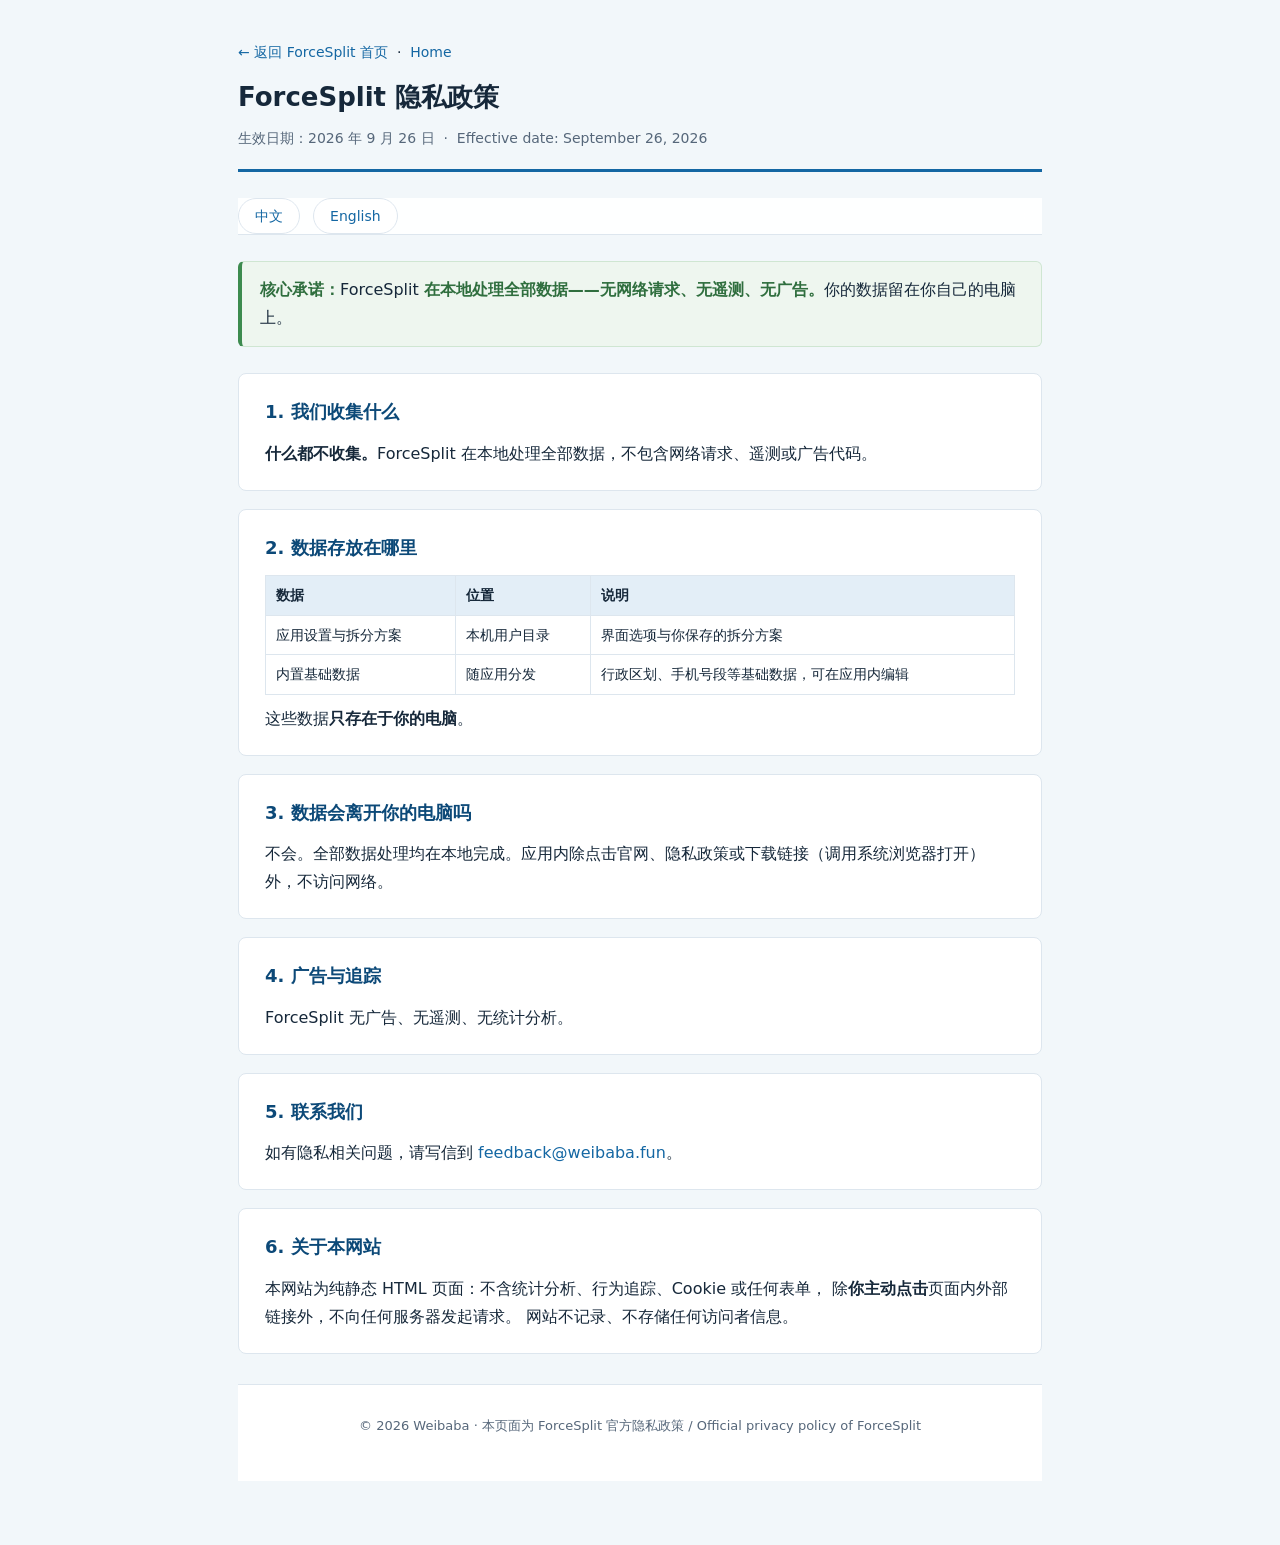
<file: privacy/index.html>
<!DOCTYPE html>
<html lang="zh-CN" data-lang="zh">
<head>
<meta charset="UTF-8">
<meta name="viewport" content="width=device-width, initial-scale=1.0">
<link rel="icon" href="/favicon.ico" sizes="48x48">
<link rel="icon" type="image/png" sizes="128x128" href="/favicon.png">
<link rel="apple-touch-icon" href="/apple-touch-icon.png">
<link rel="canonical" href="https://forcesplit.weibaba.fun/privacy/">
<meta property="og:image" content="https://forcesplit.weibaba.fun/assets/img/logo.png">
<meta name="description" content="ForceSplit 隐私政策 / Privacy Policy — 全程本地处理数据，无网络请求、无遥测、无广告。">
<title>ForceSplit 隐私政策 / Privacy Policy</title>
<link rel="stylesheet" href="/assets/style.css">
</head>
<body class="privacy">
<div class="page">

<header>
  <p style="margin:0 0 10px;font-size:14px"><a href="/">&larr; 返回 ForceSplit 首页</a> &nbsp;·&nbsp; <a href="/en/" lang="en">Home</a></p>
  <h1>ForceSplit 隐私政策</h1>
  <div class="date">生效日期：2026 年 9 月 26 日 &nbsp;·&nbsp; Effective date: September 26, 2026</div>
</header>

<nav class="langs">
  <a href="#zh" onclick="document.documentElement.dataset.lang='zh'">中文</a>
  <a href="#en" onclick="document.documentElement.dataset.lang='en'">English</a>
</nav>

<!-- ==================== 中文 ==================== -->
<div class="zh" id="zh">

<div class="pledge">
  <strong>核心承诺：</strong>ForceSplit <strong>在本地处理全部数据——无网络请求、无遥测、无广告。</strong>你的数据留在你自己的电脑上。
</div>

<section>
<h2>1. 我们收集什么</h2>
<p><strong>什么都不收集。</strong>ForceSplit 在本地处理全部数据，不包含网络请求、遥测或广告代码。</p>
</section>

<section>
<h2>2. 数据存放在哪里</h2>
<table>
  <tr><th>数据</th><th>位置</th><th>说明</th></tr>
  <tr><td>应用设置与拆分方案</td><td>本机用户目录</td><td>界面选项与你保存的拆分方案</td></tr>
  <tr><td>内置基础数据</td><td>随应用分发</td><td>行政区划、手机号段等基础数据，可在应用内编辑</td></tr>
</table>
<p>这些数据<strong>只存在于你的电脑</strong>。</p>
</section>

<section>
<h2>3. 数据会离开你的电脑吗</h2>
<p>不会。全部数据处理均在本地完成。应用内除点击官网、隐私政策或下载链接（调用系统浏览器打开）外，不访问网络。</p>
</section>

<section>
<h2>4. 广告与追踪</h2>
<p>ForceSplit 无广告、无遥测、无统计分析。</p>
</section>

<section>
<h2>5. 联系我们</h2>
<p class="contact">如有隐私相关问题，请写信到 <a href="mailto:feedback@weibaba.fun">feedback@weibaba.fun</a>。</p>
</section>

<section>
<h2>6. 关于本网站</h2>
<p>本网站为纯静态 HTML 页面：不含统计分析、行为追踪、Cookie 或任何表单，
除<strong>你主动点击</strong>页面内外部链接外，不向任何服务器发起请求。
网站不记录、不存储任何访问者信息。</p>
</section>

</div>

<!-- ==================== English ==================== -->
<div class="en" id="en">

<div class="pledge">
  <strong>Our core promise:</strong> ForceSplit <strong>processes all data locally — no network requests, no telemetry, no ads.</strong>
</div>

<section>
<h2>1. What We Collect</h2>
<p><strong>Nothing.</strong> ForceSplit processes all data locally and contains no networking, telemetry, or advertising code.</p>
</section>

<section>
<h2>2. Where Data Lives</h2>
<table>
  <tr><th>Data</th><th>Location</th><th>Notes</th></tr>
  <tr><td>App settings &amp; split plans</td><td>Local user directory</td><td>UI options and the split plans you save</td></tr>
  <tr><td>Built-in reference data</td><td>Ships with the app</td><td>Administrative divisions, phone number prefixes, etc.; editable inside the app</td></tr>
</table>
<p>This data <strong>exists only on your computer</strong>.</p>
</section>

<section>
<h2>3. Does Data Ever Leave Your Computer</h2>
<p>No. All data processing happens locally. Apart from opening the website, privacy policy, or download links inside the app (which launch your system browser), the app does not access the network.</p>
</section>

<section>
<h2>4. Ads &amp; Tracking</h2>
<p>ForceSplit contains no ads, no telemetry, and no analytics.</p>
</section>

<section>
<h2>5. Contact</h2>
<p class="contact">For privacy questions, write to <a href="mailto:feedback@weibaba.fun">feedback@weibaba.fun</a>.</p>
</section>

<section>
<h2>6. About This Website</h2>
<p>This website is a set of purely static HTML pages: no analytics, no behavioral tracking, no cookies, and no forms.
No requests are made to any server except when <strong>you click</strong> an external link on the page.
The site records and stores nothing about its visitors.</p>
</section>

</div>

<footer>© 2026 Weibaba · 本页面为 ForceSplit 官方隐私政策 / Official privacy policy of ForceSplit</footer>
</div>
</body>
</html>
</file>
<file: assets/style.css>
/* ForceSplit 官网样式 —— 配色取自应用图标（store/ico/app_icon.png，像素取色）
   品牌深蓝 #0C4978（文档描边）/ 品牌亮蓝 #1467A3 / 拆分橙 #FB5E00（箭头）
   青绿 #0F8081（青色文档）/ 叶绿 #7EC76B（绿色文档）/ 底蓝 #E7F0F7 */
:root {
  --ink: #16283a; --sub: #56677a; --line: #dde6ee; --bg: #f2f7fa;
  --accent: #1467a3; --accent-deep: #0c4978;
  --orange: #fb5e00; --orange-d: #d94f00;
  --teal: #0f8081; --green: #7ec76b; --green-d: #4e9b3c;
  --ok: #2f7d42; --warn: #b45309;
  --hero1: #062b47; --hero2: #1467a3; --card: #ffffff;
}
* { box-sizing: border-box; margin: 0; }
html { scroll-behavior: smooth; }
body {
  color: var(--ink); background: var(--bg); line-height: 1.75; font-size: 16px;
  font-family: "Microsoft YaHei UI", "Segoe UI", system-ui, -apple-system, sans-serif;
}
a { color: var(--accent); text-decoration: none; }
a:hover { text-decoration: underline; }
.container { max-width: 1080px; margin: 0 auto; padding: 0 24px; }

/* ---------- 顶部导航 ---------- */
nav {
  position: sticky; top: 0; z-index: 10; background: rgba(255,255,255,.92);
  backdrop-filter: blur(8px); border-bottom: 1px solid var(--line);
}
.nav-inner { display: flex; align-items: center; gap: 20px; height: 60px; }
.brand { font-size: 20px; font-weight: 700; color: var(--ink);
  display: inline-flex; align-items: center; gap: 9px; }
.brand img { height: 30px; width: 30px; border-radius: 7px; display: block; }
.brand .dot { color: var(--orange); }
.nav-links { margin-left: auto; display: flex; align-items: center; gap: 18px; font-size: 14px; }
.nav-links a { color: var(--sub); }
.lang-switch { border-left: 1px solid var(--line); padding-left: 18px; }
.lang-switch b { color: var(--ink); }

/* ---------- Hero ---------- */
.hero {
  background: linear-gradient(135deg, var(--hero1) 0%, var(--accent-deep) 55%, var(--hero2) 100%);
  color: #fff; padding: 72px 0 64px;
}
.hero-logo {
  height: 88px; width: 88px; border-radius: 20px; display: block;
  box-shadow: 0 8px 28px rgba(0,0,0,.28); margin-bottom: 22px;
}
.hero h1 { font-size: 42px; line-height: 1.3; margin-bottom: 14px; }
.hero .key { color: #ffb27a; }
.hero p.sub { font-size: clamp(15px, 1.9vw, 18px); opacity: .92; }
.hero .pitch { font-size: clamp(15px, 1.9vw, 18px); margin-bottom: 8px; opacity: .95; text-wrap: pretty; }
.platform-pills { display: flex; gap: 10px; margin: 22px 0 30px; flex-wrap: wrap; }
.pill {
  font-size: 13px; padding: 4px 14px; border-radius: 16px;
  background: rgba(255,255,255,.16); border: 1px solid rgba(255,255,255,.35);
}
.pill.dim { opacity: .7; }
.btn-row { display: flex; gap: 14px; flex-wrap: wrap; }
.btn {
  display: inline-flex; align-items: center; gap: 8px; padding: 13px 30px;
  border-radius: 8px; font-size: 16px; font-weight: 600; border: none; cursor: pointer;
}
.btn-primary { background: var(--orange); color: #fff; }
.btn-primary:hover { background: var(--orange-d); text-decoration: none; }
.btn-ghost {
  background: transparent; color: #fff; border: 1px solid rgba(255,255,255,.6);
}
.btn-ghost:hover { background: rgba(255,255,255,.12); text-decoration: none; }
.btn svg { flex: none; }

/* ---------- 通用区块 ---------- */
section.block { padding: 64px 0 8px; }
h2.title { font-size: 28px; margin-bottom: 8px; color: var(--accent-deep); }
p.lead { color: var(--sub); max-width: 720px; margin-bottom: 28px; }

/* 拆分规则卡片 */
.rule-grid { display: grid; grid-template-columns: repeat(4, 1fr); gap: 20px; }
.rule {
  background: var(--card); border: 1px solid var(--line); border-radius: 12px;
  padding: 24px; box-shadow: 0 1px 3px rgba(12,73,120,.06);
}
.rule .ico {
  width: 46px; height: 46px; border-radius: 12px; display: flex;
  align-items: center; justify-content: center; margin-bottom: 12px; color: #fff;
}
.rule .ico.c1 { background: var(--accent-deep); }
.rule .ico.c2 { background: var(--teal); }
.rule .ico.c3 { background: var(--orange); }
.rule .ico.c4 { background: var(--green-d); }
.rule h3 { font-size: 17px; margin-bottom: 8px; }
.rule p { font-size: 14px; color: var(--sub); }

/* 功能亮点 */
.feat-grid { display: grid; grid-template-columns: repeat(3, 1fr); gap: 20px; }
.feat {
  background: var(--card); border: 1px solid var(--line); border-radius: 12px; padding: 22px;
  transition: transform .18s ease, box-shadow .18s ease, border-color .18s ease;
}
.feat:hover {
  transform: translateY(-3px); box-shadow: 0 10px 24px rgba(12,73,120,.10);
  border-color: #bcd6e8;
}
.feat .ico {
  width: 46px; height: 46px; border-radius: 12px; display: flex;
  align-items: center; justify-content: center; margin-bottom: 12px;
}
.feat .ico.c1 { background: var(--accent); color: #fff; }
.feat .ico.c2 { background: var(--teal); color: #fff; }
.feat .ico.c3 { background: var(--orange); color: #fff; }
.feat .ico.c4 { background: var(--accent-deep); color: #fff; }
.feat h3 { font-size: 16px; margin-bottom: 6px; }
.feat p { font-size: 14px; color: var(--sub); }

/* 内置基础数据 */
.stat-cards { display: grid; grid-template-columns: repeat(3, 1fr); gap: 20px; margin-bottom: 20px; }
.stat {
  background: linear-gradient(135deg, var(--accent-deep), var(--hero2)); color: #fff;
  border-radius: 12px; padding: 22px 24px; box-shadow: 0 2px 10px rgba(12,73,120,.14);
}
.stat b {
  font-size: clamp(22px, 2.4vw, 30px); display: block; line-height: 1.25;
  color: #ffc38f; font-variant-numeric: tabular-nums;
}
.stat span { font-size: 13px; opacity: .88; display: block; margin-top: 6px; }

/* 本地处理承诺框 */
.local-box {
  margin: 26px 0 8px; background: linear-gradient(135deg, #ffffff, #eaf4ee);
  border: 1px solid #cfe6d2; border-left: 4px solid var(--ok);
  border-radius: 12px; padding: 28px 30px;
}
.local-box h3 { font-size: 20px; margin-bottom: 8px; color: #2f6e3e; }
.local-box p { font-size: 14.5px; color: var(--sub); max-width: 780px; }
.local-box ul { list-style: none; padding: 0; margin: 14px 0 20px; }
.local-box li { font-size: 14.5px; color: var(--ink); margin: 6px 0; }
.local-box li::before { content: "✓ "; color: var(--ok); font-weight: 700; }
.local-box .btn-primary { color: #fff; }

/* 赞助（点击咖啡图标弹出收款码） */
.sponsor {
  margin: 56px 0 8px; background: linear-gradient(135deg, #fffdf5, #fdf6e3);
  border: 1px solid #eadfb8; border-radius: 12px; padding: 30px 28px;
  display: flex; align-items: center; gap: 24px; flex-wrap: wrap;
}
.sponsor h3 { font-size: 18px; margin-bottom: 4px; }
.sponsor p { font-size: 14px; color: var(--sub); }
/* 标题行尾的咖啡表情按钮：transform 缩放不改变行高与文字尺寸 */
.coffee-btn {
  background: none; border: none; cursor: pointer;
  display: inline-block; font: inherit; line-height: 1;
  padding: 0 0 0 6px; vertical-align: -6px;
  transform: scale(1.4); transform-origin: center;
  animation: coffee-bounce 2s ease-in-out infinite;
}
/* 每 2 秒轻微跳动 2 下 */
@keyframes coffee-bounce {
  0%, 14%, 28%, 100% { transform: scale(1.4) translateY(0); }
  7%                 { transform: scale(1.4) translateY(-3px); }
  21%                { transform: scale(1.4) translateY(-3px); }
}

/* 收款码弹层 */
.qr-modal {
  display: none; position: fixed; inset: 0; z-index: 200;
  background: rgba(20, 20, 24, .55); backdrop-filter: blur(2px);
  align-items: center; justify-content: center; cursor: zoom-out;
}
.qr-card {
  position: relative; background: #fff; border-radius: 16px; padding: 22px 22px 16px;
  text-align: center; box-shadow: 0 18px 50px rgba(0,0,0,.35); cursor: default;
}
.qr-card img { width: 240px; height: auto; border-radius: 10px; display: block; }
.qr-card span { font-size: 13px; color: #6b6b70; margin-top: 10px; display: block; }
.qr-card button {
  position: absolute; top: 8px; right: 8px; border: none; background: #f2f2f4;
  width: 28px; height: 28px; border-radius: 50%; cursor: pointer; font-size: 13px; color: #666;
}
.qr-card button:hover { background: #e4e4e8; }

/* 页脚 */
footer { border-top: 1px solid var(--line); margin-top: 64px; padding: 30px 0 44px;
  color: var(--sub); font-size: 13.5px; background: #fff; }
footer .cols { display: flex; gap: 40px; flex-wrap: wrap; }
footer h4 { color: var(--accent-deep); font-size: 14px; margin-bottom: 8px; }
footer ul { list-style: none; padding: 0; }
footer li { margin: 4px 0; }
footer .legal { margin-top: 24px; color: #8a8a99; }

/* ---------- 隐私政策页（/privacy/，中英同页切换） ---------- */
.privacy .page { max-width: 860px; margin: 0 auto; padding: 40px 28px 64px; }
.privacy header { border-bottom: 3px solid var(--accent); padding-bottom: 18px; margin-bottom: 26px; }
.privacy header h1 { margin: 0 0 6px; font-size: 26px; }
.privacy header .date { color: var(--sub); font-size: 14px; }
.privacy .langs { margin: 0 0 26px; }
.privacy .langs a { display: inline-block; padding: 5px 16px; margin-right: 8px; border: 1px solid var(--line);
  border-radius: 18px; text-decoration: none; color: var(--accent); background: #fff; font-size: 14px; }
.privacy .langs a:hover { background: #e3eef7; }
.privacy .pledge { background: #eef6ef; border: 1px solid #cfe6d2; border-left: 4px solid #3d8b4f;
  border-radius: 6px; padding: 14px 18px; margin: 0 0 26px; }
.privacy .pledge strong { color: #2f6e3e; }
.privacy section { background: #fff; border: 1px solid var(--line); border-radius: 8px;
  padding: 22px 26px; margin-bottom: 18px; }
.privacy section h2 { font-size: 18px; margin: 0 0 12px; color: var(--accent-deep); }
.privacy table { width: 100%; border-collapse: collapse; margin: 10px 0; font-size: 14px; }
.privacy th, .privacy td { border: 1px solid var(--line); padding: 7px 10px; text-align: left; vertical-align: top; }
.privacy th { background: #e3eef7; }
.privacy ul { padding-left: 22px; margin: 8px 0; }
.privacy li { margin: 3px 0; }
.privacy code { background: #e3eef7; border-radius: 3px; padding: 1px 6px; font-size: 13.5px; }
.privacy .contact { font-size: 16px; }
.privacy footer { text-align: center; color: var(--sub); font-size: 13px; margin-top: 30px; }
.privacy .en { display: none; }
html[data-lang="en"] .privacy .zh { display: none; }
html[data-lang="en"] .privacy .en { display: block; }
html[data-lang="zh"] .privacy .en { display: none; }
html[data-lang="zh"] .privacy .zh { display: block; }

@media (max-width: 820px) {
  .rule-grid, .feat-grid { grid-template-columns: 1fr; }
  .stat-cards { grid-template-columns: 1fr; }
  .hero h1 { font-size: 30px; }
  .nav-links a.hide-sm { display: none; }
}
</file>
